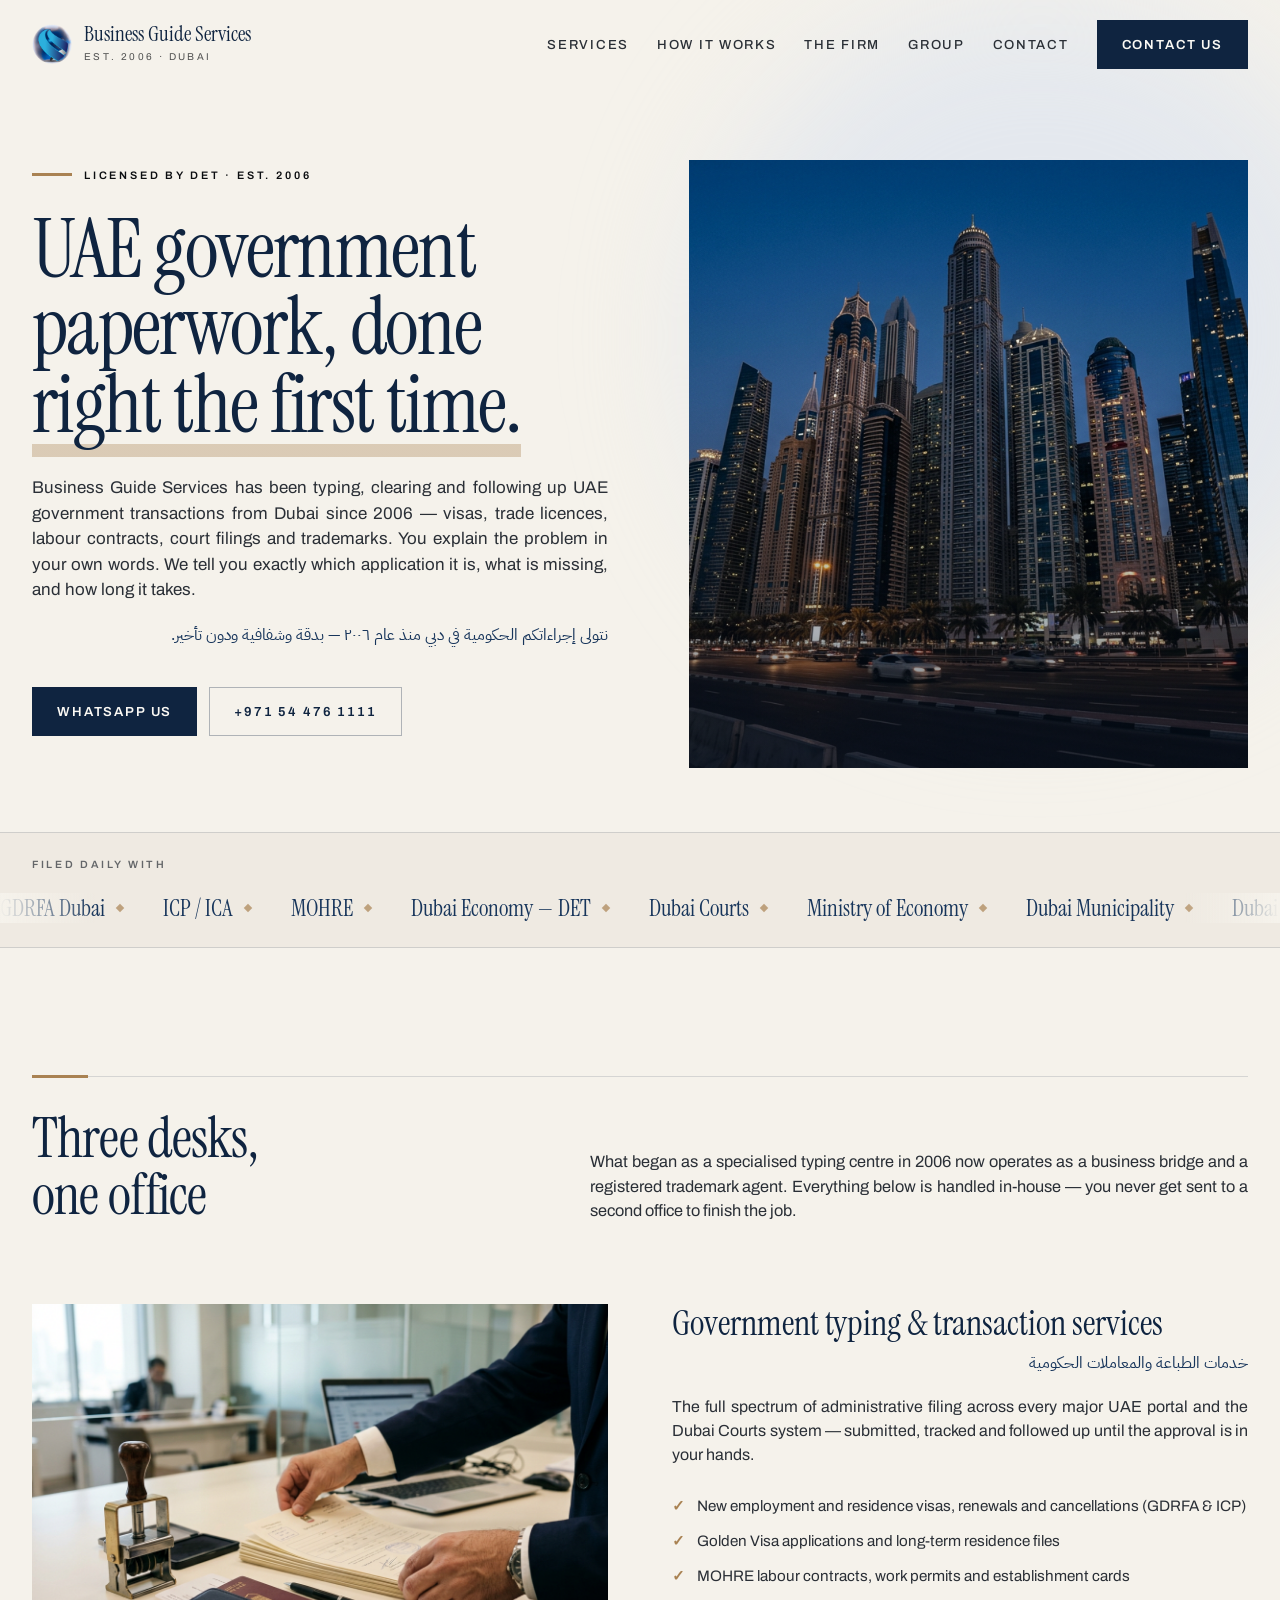
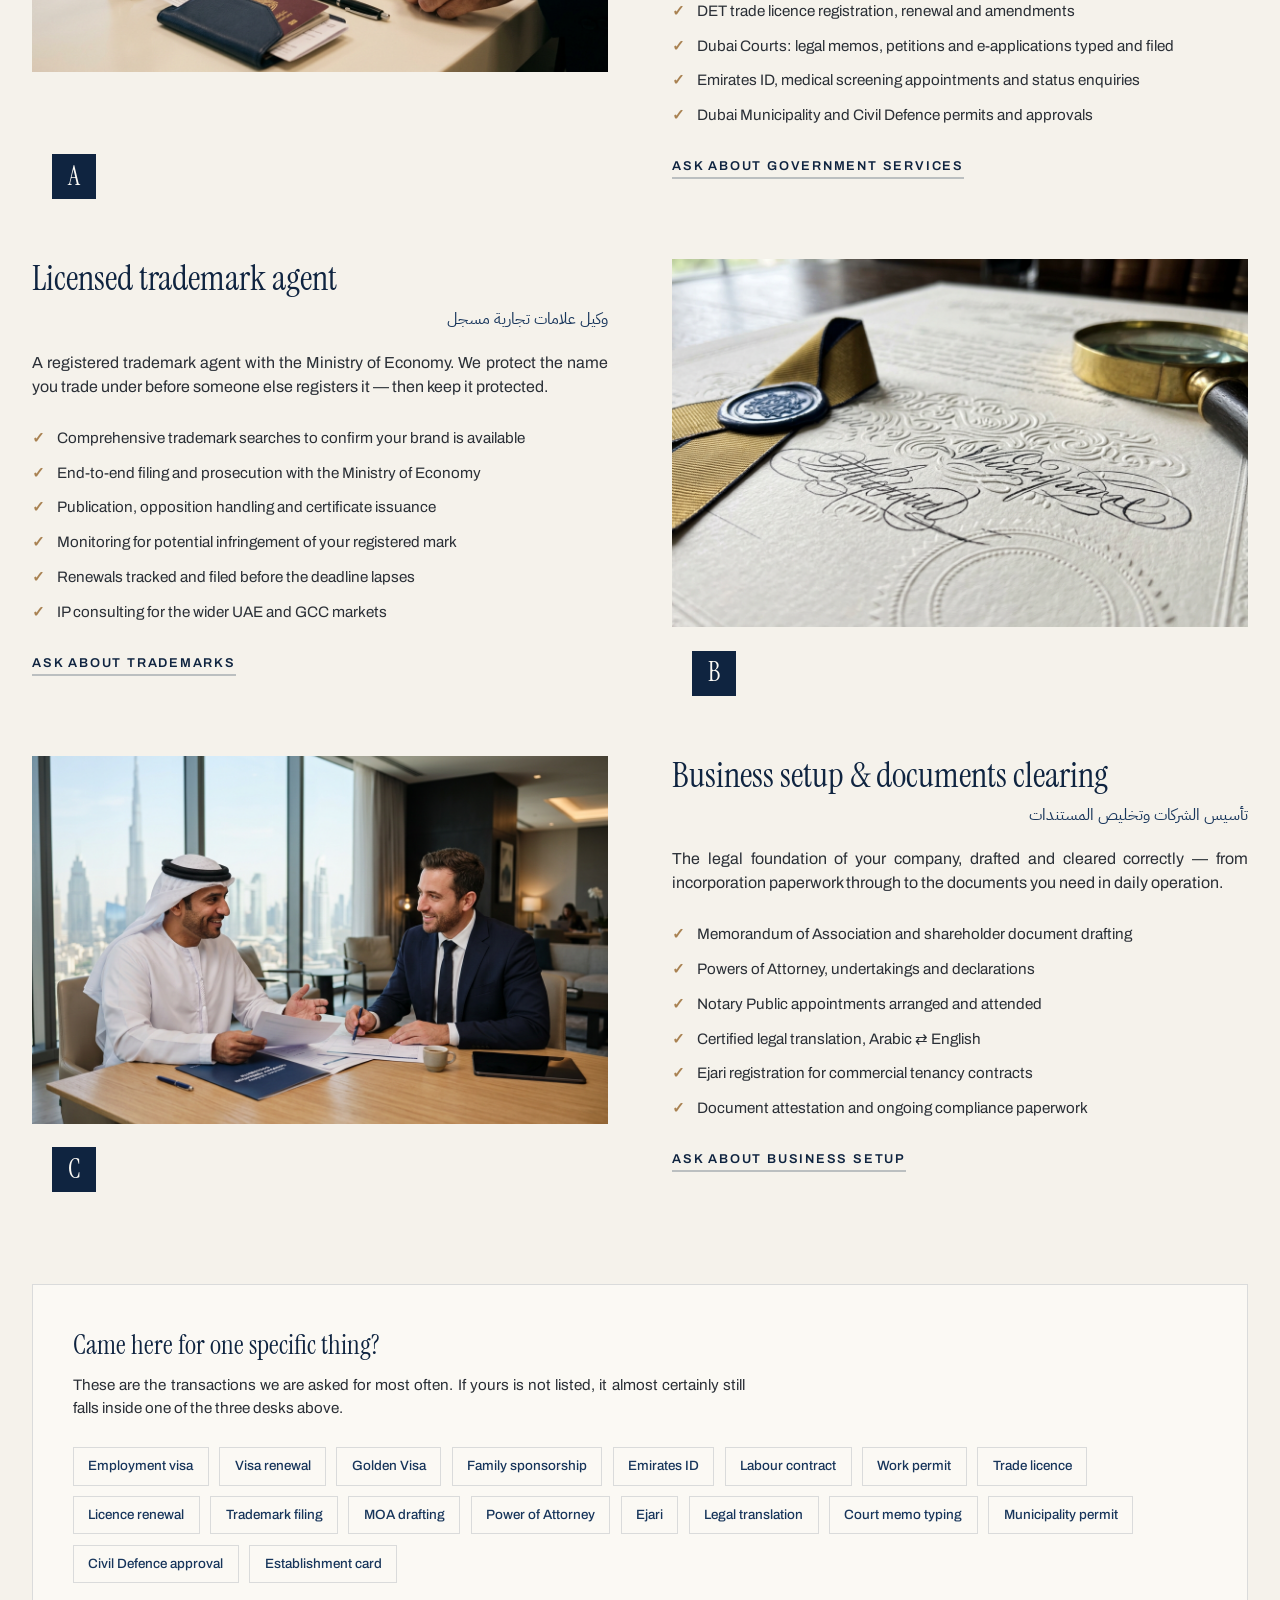
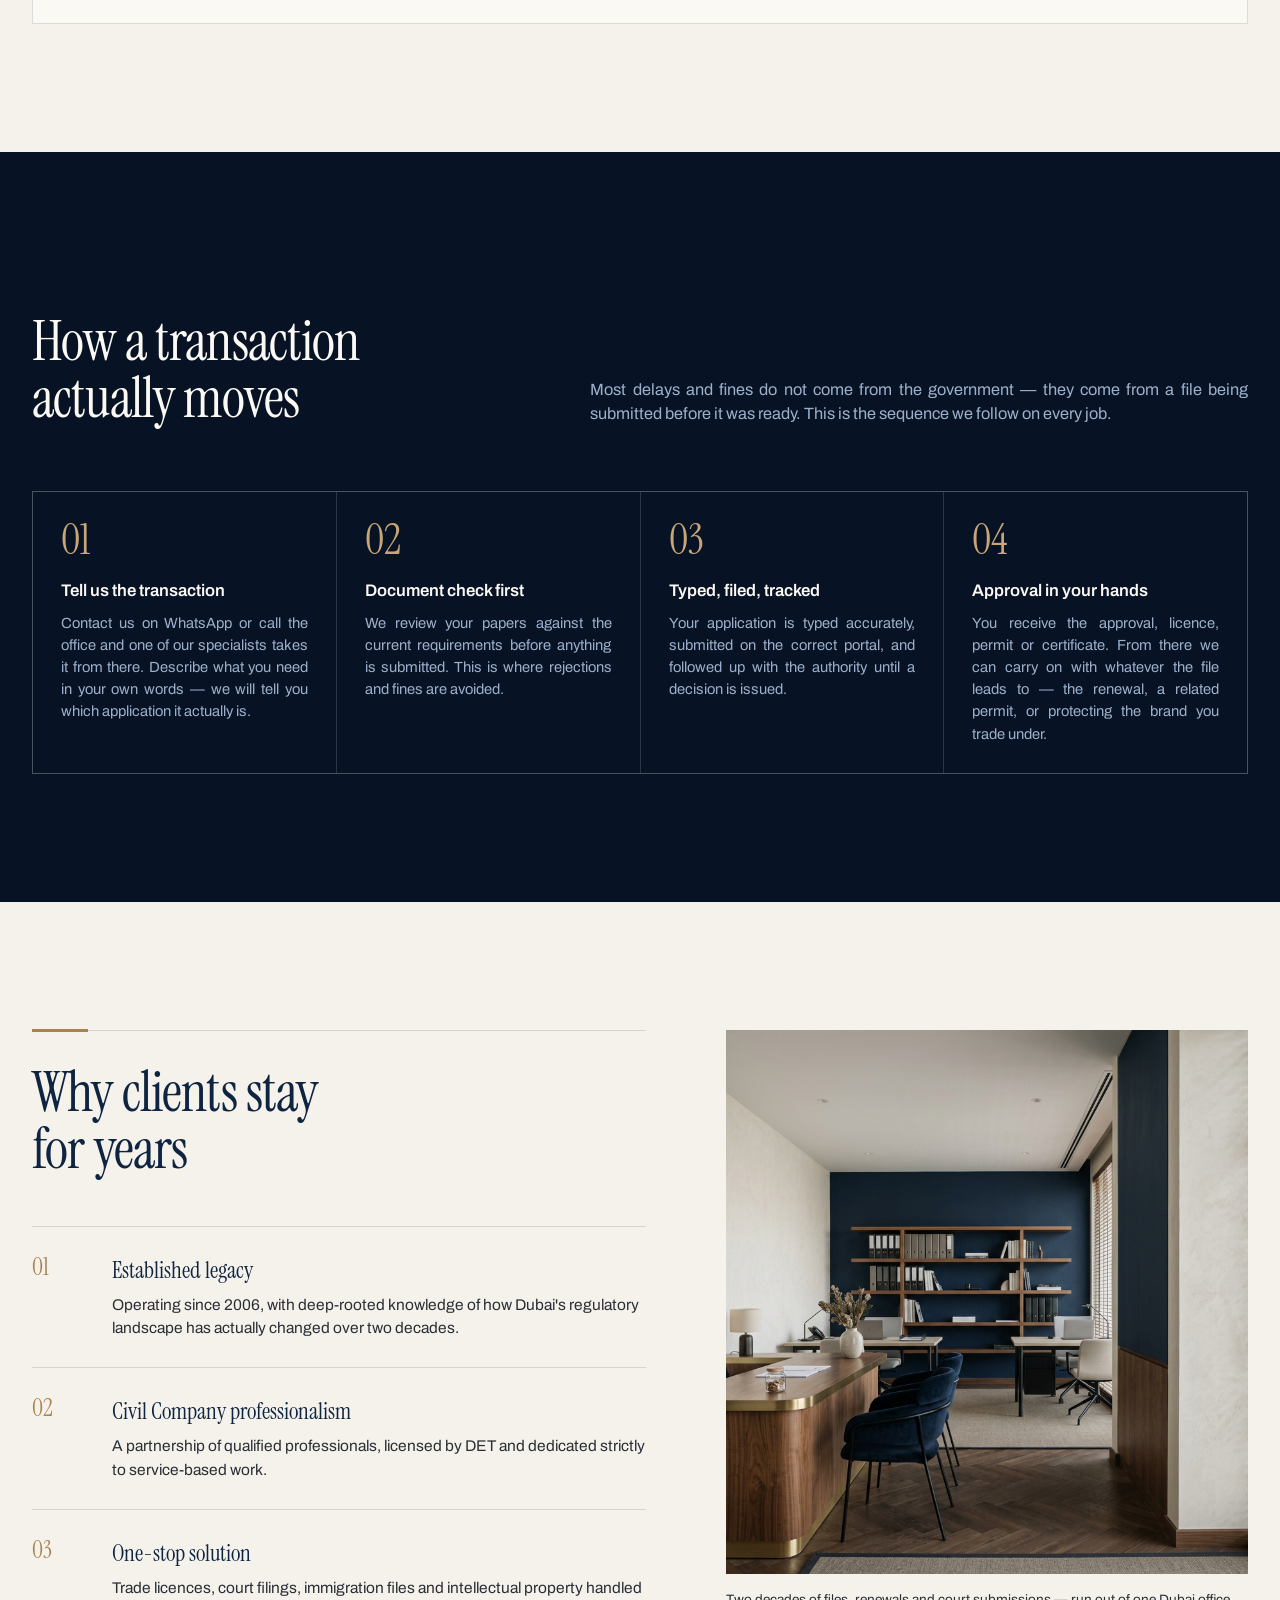
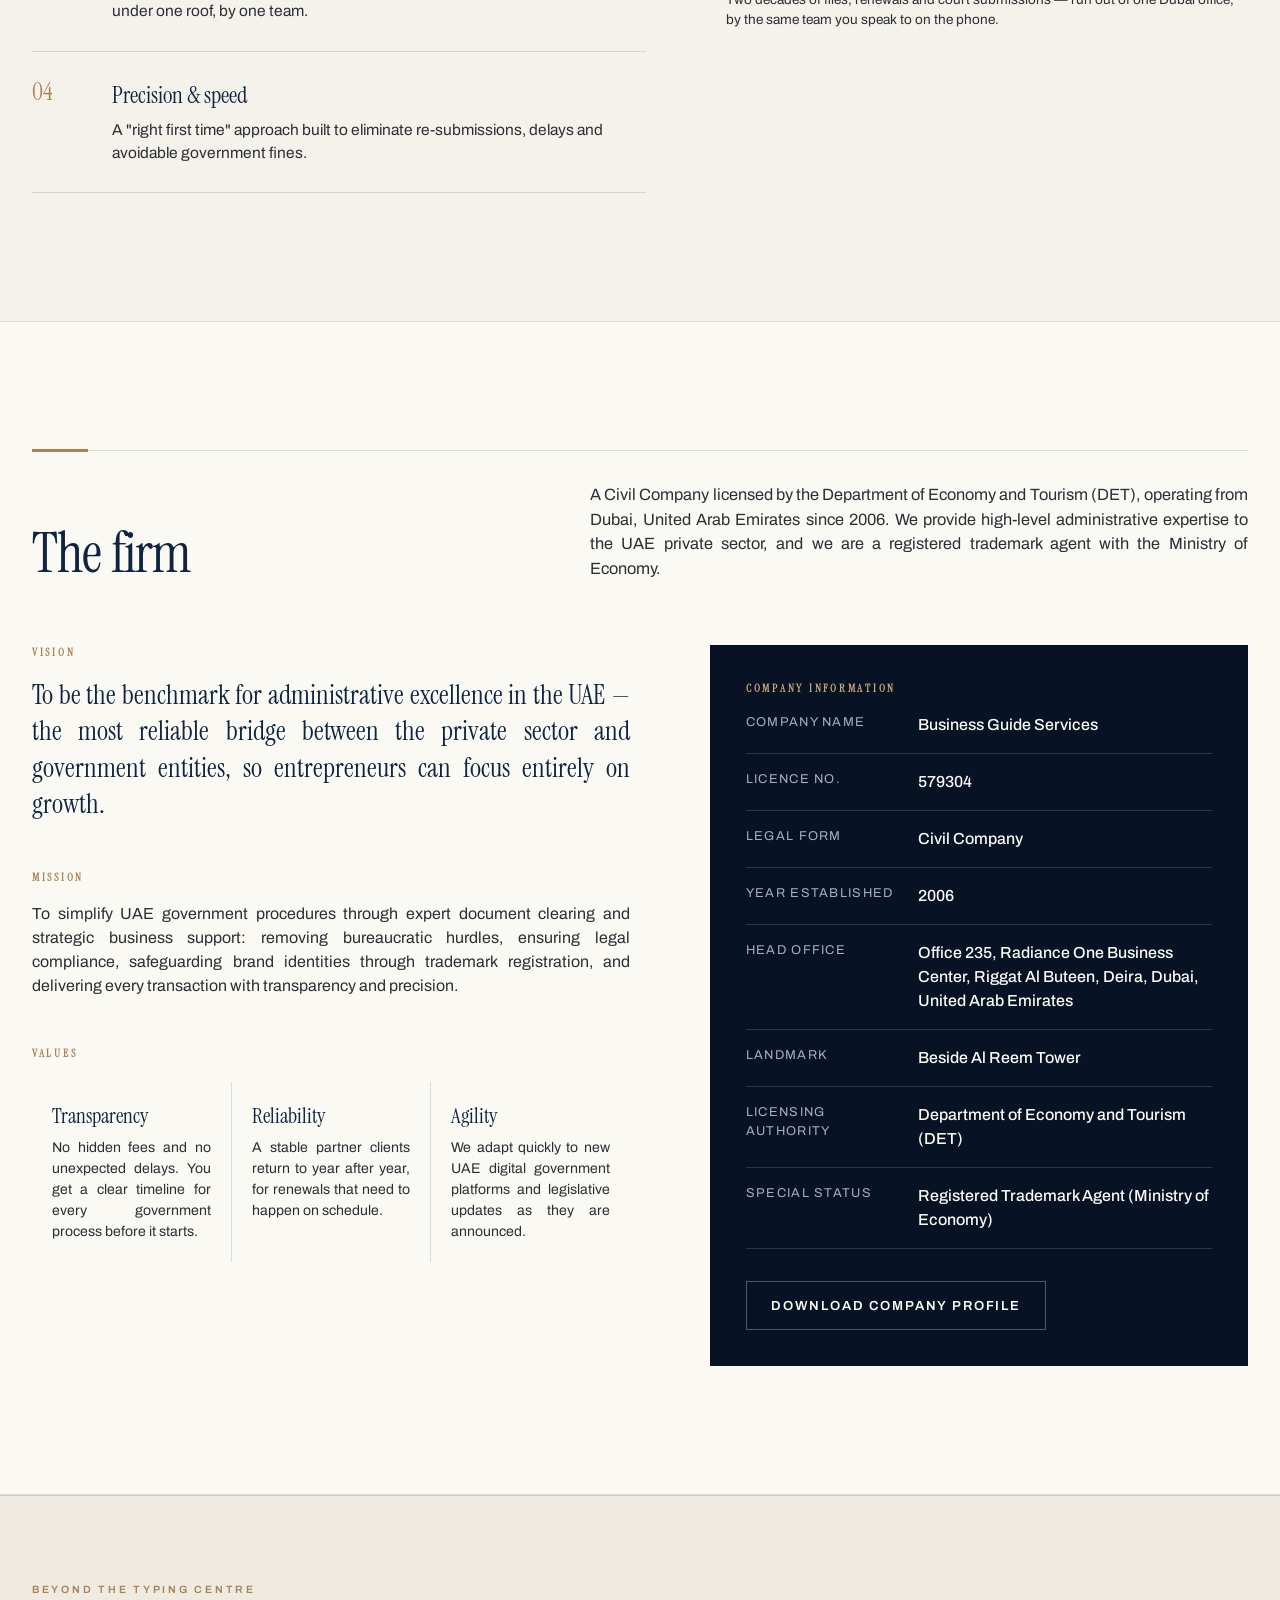
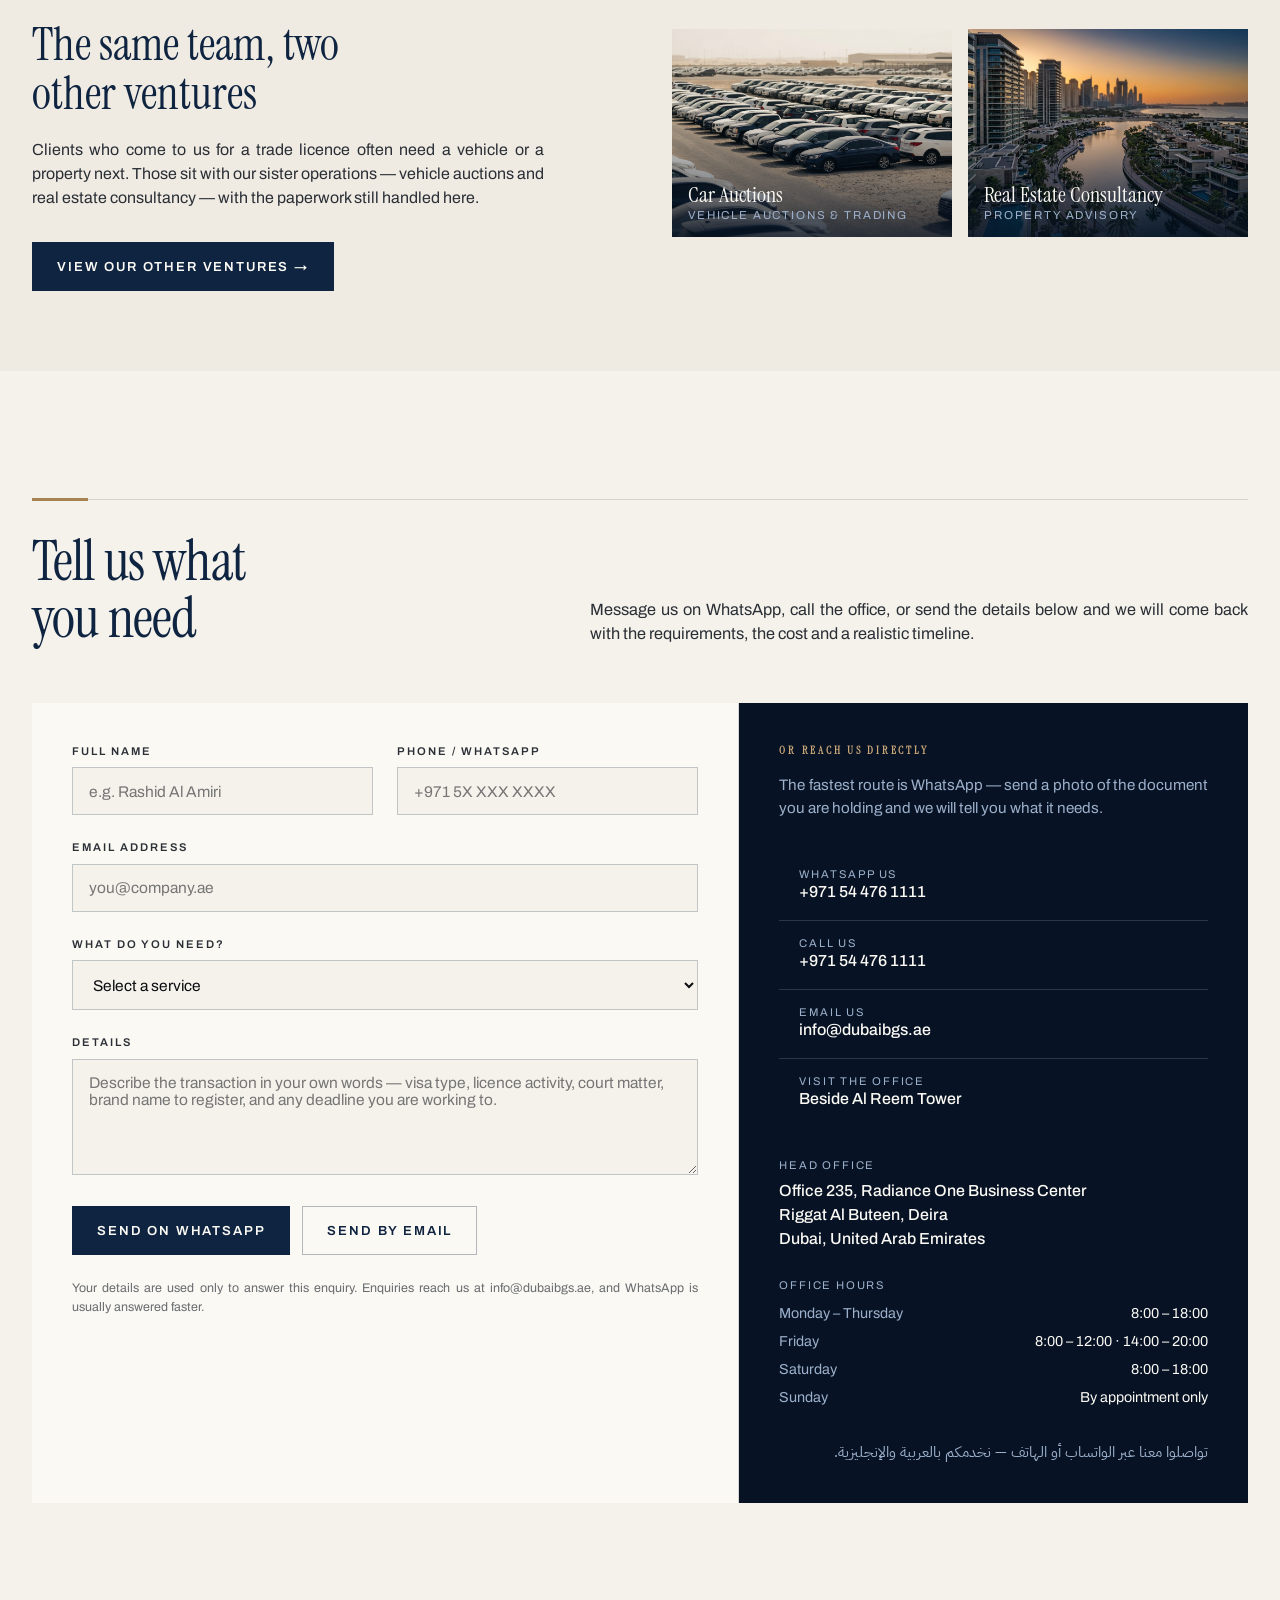
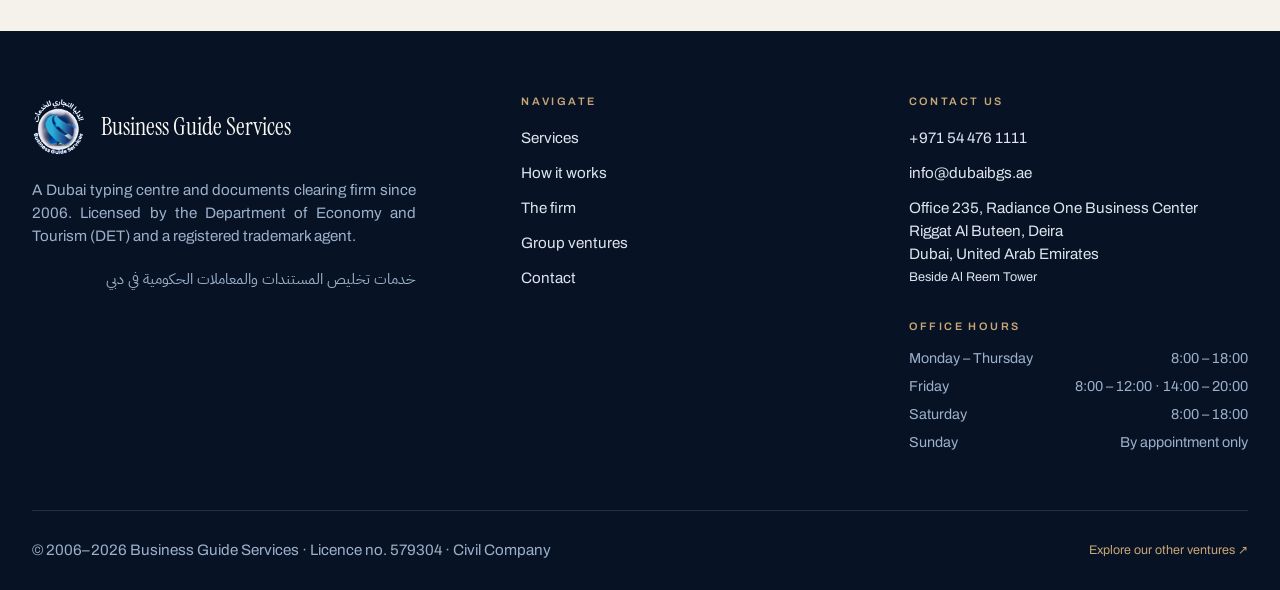
<file: index.html>
<!DOCTYPE html>
<html lang="en">
<head>
  <meta charset="utf-8">
  <meta name="viewport" content="width=device-width, initial-scale=1">
  <title>Business Guide Services — Typing Centre &amp; Documents Clearing, Dubai</title>
  <meta name="description" content="Dubai typing centre and documents clearing firm since 2006, based in Deira. UAE government transactions, visas, trade licences, trademark registration and business setup — handled right the first time.">
  <meta name="theme-color" content="#0f2440">
  <meta property="og:title" content="Business Guide Services — Typing Centre &amp; Documents Clearing, Dubai">
  <meta property="og:type" content="website">
  <link rel="icon" href="favicon.ico">
  <link rel="preconnect" href="https://fonts.googleapis.com">
  <link rel="preconnect" href="https://fonts.gstatic.com" crossorigin>
  <link rel="stylesheet" href="https://fonts.googleapis.com/css2?family=Instrument+Serif:ital@0;1&family=Archivo:wght@400;500;600;700&family=IBM+Plex+Sans+Arabic:wght@400;500;600&display=swap">
  <link rel="stylesheet" href="style.css">
  <!-- Tells the CSS that JS is running, so .reveal elements may start hidden -->
  <script>document.documentElement.classList.add('js')</script>
</head>
<body>
  <a class="skip" href="#main">Skip to content</a>
  <header id="site-header"></header>

  <main id="main">

    <!-- HERO -->
    <section class="hero">
      <div class="wrap">
        <div class="hero-text">
          <div class="eyebrow"><span>Licensed by DET · Est. 2006</span></div>
          <h1>UAE government<br>paperwork, done<br><em>right the first time.</em></h1>
          <p>Business Guide Services has been typing, clearing and following up UAE government transactions from Dubai since 2006 — visas, trade licences, labour contracts, court filings and trademarks. You explain the problem in your own words. We tell you exactly which application it is, what is missing, and how long it takes.</p>
          <p class="arabic" dir="rtl" lang="ar">نتولى إجراءاتكم الحكومية في دبي منذ عام ٢٠٠٦ — بدقة وشفافية ودون تأخير.</p>
          <div class="btn-row">
            <a class="btn" href="#contact" data-wa="">WhatsApp us</a>
            <a class="btn outline" href="tel:+971544761111">+971 54 476 1111</a>
          </div>
        </div>
        <div class="hero-img">
          <img src="img/hero-dubai.jpg" alt="Dubai business district towers at blue hour" width="1280" height="1180">
        </div>
      </div>
    </section>

    <!-- AUTHORITY STRIP (script.js duplicates this list for the endless scroll) -->
    <div class="strip" aria-label="Government authorities and portals we file with">
      <div class="wrap"><p class="label">Filed daily with</p></div>
      <div class="marquee">
        <ul class="marquee-track">
          <li>GDRFA Dubai</li><li>ICP / ICA</li><li>MOHRE</li><li>Dubai Economy — DET</li>
          <li>Dubai Courts</li><li>Ministry of Economy</li><li>Dubai Municipality</li>
          <li>Dubai Civil Defence</li><li>Notary Public</li><li>Ejari</li>
          <li>Emirates ID (ICP)</li><li>DHA Medical Screening</li>
        </ul>
      </div>
    </div>

    <!-- SERVICES -->
    <section id="services">
      <div class="wrap">
        <div class="reveal">
          <div class="rule"></div>
          <div class="head">
            <h2>Three desks,<br>one office</h2>
            <p>What began as a specialised typing centre in 2006 now operates as a business bridge and a registered trademark agent. Everything below is handled in-house — you never get sent to a second office to finish the job.</p>
          </div>
        </div>

        <article class="service reveal">
          <figure>
            <img src="img/service-government.jpg" alt="" width="900" height="700" loading="lazy">
            <figcaption>A</figcaption>
          </figure>
          <div>
            <h3>Government typing &amp; transaction services</h3>
            <p class="arabic" dir="rtl" lang="ar">خدمات الطباعة والمعاملات الحكومية</p>
            <p>The full spectrum of administrative filing across every major UAE portal and the Dubai Courts system — submitted, tracked and followed up until the approval is in your hands.</p>
            <ul class="ticks">
              <li>New employment and residence visas, renewals and cancellations (GDRFA &amp; ICP)</li>
              <li>Golden Visa applications and long-term residence files</li>
              <li>MOHRE labour contracts, work permits and establishment cards</li>
              <li>DET trade licence registration, renewal and amendments</li>
              <li>Dubai Courts: legal memos, petitions and e-applications typed and filed</li>
              <li>Emirates ID, medical screening appointments and status enquiries</li>
              <li>Dubai Municipality and Civil Defence permits and approvals</li>
            </ul>
            <a class="link" href="#contact" data-wa="Hello Business Guide Services, I need help with: Government typing &amp; transaction services.">Ask about government services</a>
          </div>
        </article>

        <article class="service reveal">
          <figure>
            <img src="img/service-trademark.jpg" alt="" width="900" height="700" loading="lazy">
            <figcaption>B</figcaption>
          </figure>
          <div>
            <h3>Licensed trademark agent</h3>
            <p class="arabic" dir="rtl" lang="ar">وكيل علامات تجارية مسجل</p>
            <p>A registered trademark agent with the Ministry of Economy. We protect the name you trade under before someone else registers it — then keep it protected.</p>
            <ul class="ticks">
              <li>Comprehensive trademark searches to confirm your brand is available</li>
              <li>End-to-end filing and prosecution with the Ministry of Economy</li>
              <li>Publication, opposition handling and certificate issuance</li>
              <li>Monitoring for potential infringement of your registered mark</li>
              <li>Renewals tracked and filed before the deadline lapses</li>
              <li>IP consulting for the wider UAE and GCC markets</li>
            </ul>
            <a class="link" href="#contact" data-wa="Hello Business Guide Services, I need help with: Licensed trademark agent.">Ask about trademarks</a>
          </div>
        </article>

        <article class="service reveal">
          <figure>
            <img src="img/service-setup.jpg" alt="" width="900" height="700" loading="lazy">
            <figcaption>C</figcaption>
          </figure>
          <div>
            <h3>Business setup &amp; documents clearing</h3>
            <p class="arabic" dir="rtl" lang="ar">تأسيس الشركات وتخليص المستندات</p>
            <p>The legal foundation of your company, drafted and cleared correctly — from incorporation paperwork through to the documents you need in daily operation.</p>
            <ul class="ticks">
              <li>Memorandum of Association and shareholder document drafting</li>
              <li>Powers of Attorney, undertakings and declarations</li>
              <li>Notary Public appointments arranged and attended</li>
              <li>Certified legal translation, Arabic ⇄ English</li>
              <li>Ejari registration for commercial tenancy contracts</li>
              <li>Document attestation and ongoing compliance paperwork</li>
            </ul>
            <a class="link" href="#contact" data-wa="Hello Business Guide Services, I need help with: Business setup &amp; documents clearing.">Ask about business setup</a>
          </div>
        </article>

        <div class="card reveal">
          <h3>Came here for one specific thing?</h3>
          <p>These are the transactions we are asked for most often. If yours is not listed, it almost certainly still falls inside one of the three desks above.</p>
          <ul class="chips">
            <li>Employment visa</li><li>Visa renewal</li><li>Golden Visa</li><li>Family sponsorship</li>
            <li>Emirates ID</li><li>Labour contract</li><li>Work permit</li><li>Trade licence</li>
            <li>Licence renewal</li><li>Trademark filing</li><li>MOA drafting</li><li>Power of Attorney</li>
            <li>Ejari</li><li>Legal translation</li><li>Court memo typing</li><li>Municipality permit</li>
            <li>Civil Defence approval</li><li>Establishment card</li>
          </ul>
        </div>
      </div>
    </section>

    <!-- PROCESS -->
    <section id="process" class="bg-navy">
      <div class="wrap">
        <div class="reveal head">
          <h2>How a transaction<br>actually moves</h2>
          <p>Most delays and fines do not come from the government — they come from a file being submitted before it was ready. This is the sequence we follow on every job.</p>
        </div>
        <ol class="steps reveal">
          <li><span class="num">01</span><h3>Tell us the transaction</h3><p>Contact us on WhatsApp or call the office and one of our specialists takes it from there. Describe what you need in your own words — we will tell you which application it actually is.</p></li>
          <li><span class="num">02</span><h3>Document check first</h3><p>We review your papers against the current requirements before anything is submitted. This is where rejections and fines are avoided.</p></li>
          <li><span class="num">03</span><h3>Typed, filed, tracked</h3><p>Your application is typed accurately, submitted on the correct portal, and followed up with the authority until a decision is issued.</p></li>
          <li><span class="num">04</span><h3>Approval in your hands</h3><p>You receive the approval, licence, permit or certificate. From there we can carry on with whatever the file leads to — the renewal, a related permit, or protecting the brand you trade under.</p></li>
        </ol>
      </div>
    </section>

    <!-- WHY US -->
    <section>
      <div class="wrap why">
        <div>
          <div class="reveal">
            <div class="rule"></div>
            <h2 class="h2">Why clients stay<br>for years</h2>
          </div>
          <dl class="reveal">
            <div class="row"><span class="n">01</span><div><dt>Established legacy</dt><dd>Operating since 2006, with deep-rooted knowledge of how Dubai's regulatory landscape has actually changed over two decades.</dd></div></div>
            <div class="row"><span class="n">02</span><div><dt>Civil Company professionalism</dt><dd>A partnership of qualified professionals, licensed by DET and dedicated strictly to service-based work.</dd></div></div>
            <div class="row"><span class="n">03</span><div><dt>One-stop solution</dt><dd>Trade licences, court filings, immigration files and intellectual property handled under one roof, by one team.</dd></div></div>
            <div class="row"><span class="n">04</span><div><dt>Precision &amp; speed</dt><dd>A "right first time" approach built to eliminate re-submissions, delays and avoidable government fines.</dd></div></div>
          </dl>
        </div>
        <figure class="reveal">
          <img src="img/office-team.jpg" alt="The Business Guide Services office in Dubai" width="900" height="1080" loading="lazy">
          <figcaption>Two decades of files, renewals and court submissions — run out of one Dubai office, by the same team you speak to on the phone.</figcaption>
        </figure>
      </div>
    </section>

    <!-- THE FIRM -->
    <section id="firm" class="bg-bright">
      <div class="wrap">
        <div class="reveal">
          <div class="rule"></div>
          <div class="head">
            <h2>The firm</h2>
            <p>A Civil Company licensed by the Department of Economy and Tourism (DET), operating from Dubai, United Arab Emirates since 2006. We provide high-level administrative expertise to the UAE private sector, and we are a registered trademark agent with the Ministry of Economy.</p>
          </div>
        </div>
        <div class="firm">
          <div class="firm-col reveal">
            <div>
              <h3 class="label">Vision</h3>
              <p class="vision">To be the benchmark for administrative excellence in the UAE — the most reliable bridge between the private sector and government entities, so entrepreneurs can focus entirely on growth.</p>
            </div>
            <div>
              <h3 class="label">Mission</h3>
              <p>To simplify UAE government procedures through expert document clearing and strategic business support: removing bureaucratic hurdles, ensuring legal compliance, safeguarding brand identities through trademark registration, and delivering every transaction with transparency and precision.</p>
            </div>
            <div>
              <h3 class="label">Values</h3>
              <dl class="values">
                <div><dt>Transparency</dt><dd>No hidden fees and no unexpected delays. You get a clear timeline for every government process before it starts.</dd></div>
                <div><dt>Reliability</dt><dd>A stable partner clients return to year after year, for renewals that need to happen on schedule.</dd></div>
                <div><dt>Agility</dt><dd>We adapt quickly to new UAE digital government platforms and legislative updates as they are announced.</dd></div>
              </dl>
            </div>
          </div>
          <div class="info reveal">
            <h3 class="label">Company information</h3>
            <dl>
              <div class="row"><dt>Company name</dt><dd>Business Guide Services</dd></div>
              <div class="row"><dt>Licence no.</dt><dd>579304</dd></div>
              <div class="row"><dt>Legal form</dt><dd>Civil Company</dd></div>
              <div class="row"><dt>Year established</dt><dd>2006</dd></div>
              <div class="row"><dt>Head office</dt><dd>Office 235, Radiance One Business Center, Riggat Al Buteen, Deira, Dubai, United Arab Emirates</dd></div>
              <div class="row"><dt>Landmark</dt><dd>Beside Al Reem Tower</dd></div>
              <div class="row"><dt>Licensing authority</dt><dd>Department of Economy and Tourism (DET)</dd></div>
              <div class="row"><dt>Special status</dt><dd>Registered Trademark Agent (Ministry of Economy)</dd></div>
            </dl>
            <a class="btn" href="docs/business-guide-services-profile.pdf" target="_blank" rel="noopener">Download company profile</a>
          </div>
        </div>
      </div>
    </section>

    <!-- GROUP TEASER -->
    <section class="bg-deep" style="padding:5rem 0">
      <div class="wrap teaser reveal">
        <div>
          <span class="label">Beyond the typing centre</span>
          <h2>The same team, two<br>other ventures</h2>
          <p>Clients who come to us for a trade licence often need a vehicle or a property next. Those sit with our sister operations — vehicle auctions and real estate consultancy — with the paperwork still handled here.</p>
          <a class="btn" href="group.html">View our other ventures →</a>
        </div>
        <ul class="tiles">
          <li><a class="tile" href="group.html"><img src="img/group-auctions.jpg" alt="" width="700" height="520" loading="lazy"><span>Car Auctions<small>Vehicle auctions &amp; trading</small></span></a></li>
          <li><a class="tile" href="group.html"><img src="img/group-realestate.jpg" alt="" width="700" height="520" loading="lazy"><span>Real Estate Consultancy<small>Property advisory</small></span></a></li>
        </ul>
      </div>
    </section>

    <!-- CONTACT -->
    <section id="contact">
      <div class="wrap">
        <div class="reveal">
          <div class="rule"></div>
          <div class="head">
            <h2>Tell us what<br>you need</h2>
            <p>Message us on WhatsApp, call the office, or send the details below and we will come back with the requirements, the cost and a realistic timeline.</p>
          </div>
        </div>

        <div class="contact-grid">
          <div class="form-box reveal">
            <!-- No backend on GitHub Pages: script.js sends this to WhatsApp / email -->
            <form id="enquiry">
              <div class="two">
                <div><label for="name">Full name</label><input id="name" name="name" type="text" required autocomplete="name" placeholder="e.g. Rashid Al Amiri"></div>
                <div><label for="phone">Phone / WhatsApp</label><input id="phone" name="phone" type="tel" required autocomplete="tel" placeholder="+971 5X XXX XXXX"></div>
              </div>
              <div><label for="email">Email address</label><input id="email" name="email" type="email" required autocomplete="email" placeholder="you@company.ae"></div>
              <div>
                <label for="service">What do you need?</label>
                <select id="service" name="service" required>
                  <option value="" disabled selected>Select a service</option>
                  <option>Government typing &amp; transaction services</option>
                  <option>Licensed trademark agent</option>
                  <option>Business setup &amp; documents clearing</option>
                  <option>Something else / not sure</option>
                </select>
              </div>
              <div><label for="message">Details</label><textarea id="message" name="message" rows="5" required placeholder="Describe the transaction in your own words — visa type, licence activity, court matter, brand name to register, and any deadline you are working to."></textarea></div>
              <div class="btn-row">
                <button class="btn" type="submit">Send on WhatsApp</button>
                <button class="btn outline" type="button" id="mailBtn">Send by email</button>
              </div>
              <p class="note">Your details are used only to answer this enquiry. Enquiries reach us at info@dubaibgs.ae, and WhatsApp is usually answered faster.</p>
            </form>
          </div>

          <div class="direct reveal">
            <h3 class="label" style="color:var(--brass-soft)">Or reach us directly</h3>
            <p>The fastest route is WhatsApp — send a photo of the document you are holding and we will tell you what it needs.</p>
            <div class="channels">
              <a href="#contact" data-wa=""><small>WhatsApp us</small><b>+971 54 476 1111</b></a>
              <a href="tel:+971544761111"><small>Call us</small><b>+971 54 476 1111</b></a>
              <a href="mailto:info@dubaibgs.ae?subject=UAE%20government%20transaction%20enquiry"><small>Email us</small><b>info@dubaibgs.ae</b></a>
              <a href="https://www.google.com/maps/search/?api=1&query=Radiance+One+Business+Center+Riggat+Al+Buteen+Deira+Dubai" target="_blank" rel="noopener"><small>Visit the office</small><b>Beside Al Reem Tower</b></a>
            </div>
            <h4>Head office</h4>
            <address><span>Office 235, Radiance One Business Center</span><span>Riggat Al Buteen, Deira</span><span>Dubai, United Arab Emirates</span></address>
            <h4 style="margin-top:1.75rem">Office hours</h4>
            <dl class="hours">
              <div><dt>Monday – Thursday</dt><dd>8:00 – 18:00</dd></div>
              <div><dt>Friday</dt><dd>8:00 – 12:00 · 14:00 – 20:00</dd></div>
              <div><dt>Saturday</dt><dd>8:00 – 18:00</dd></div>
              <div><dt>Sunday</dt><dd>By appointment only</dd></div>
            </dl>
            <p class="arabic" dir="rtl" lang="ar">تواصلوا معنا عبر الواتساب أو الهاتف — نخدمكم بالعربية والإنجليزية.</p>
          </div>
        </div>
      </div>
    </section>
  </main>

  <footer id="site-footer"></footer>
  <script src="script.js"></script>
</body>
</html>
</file>
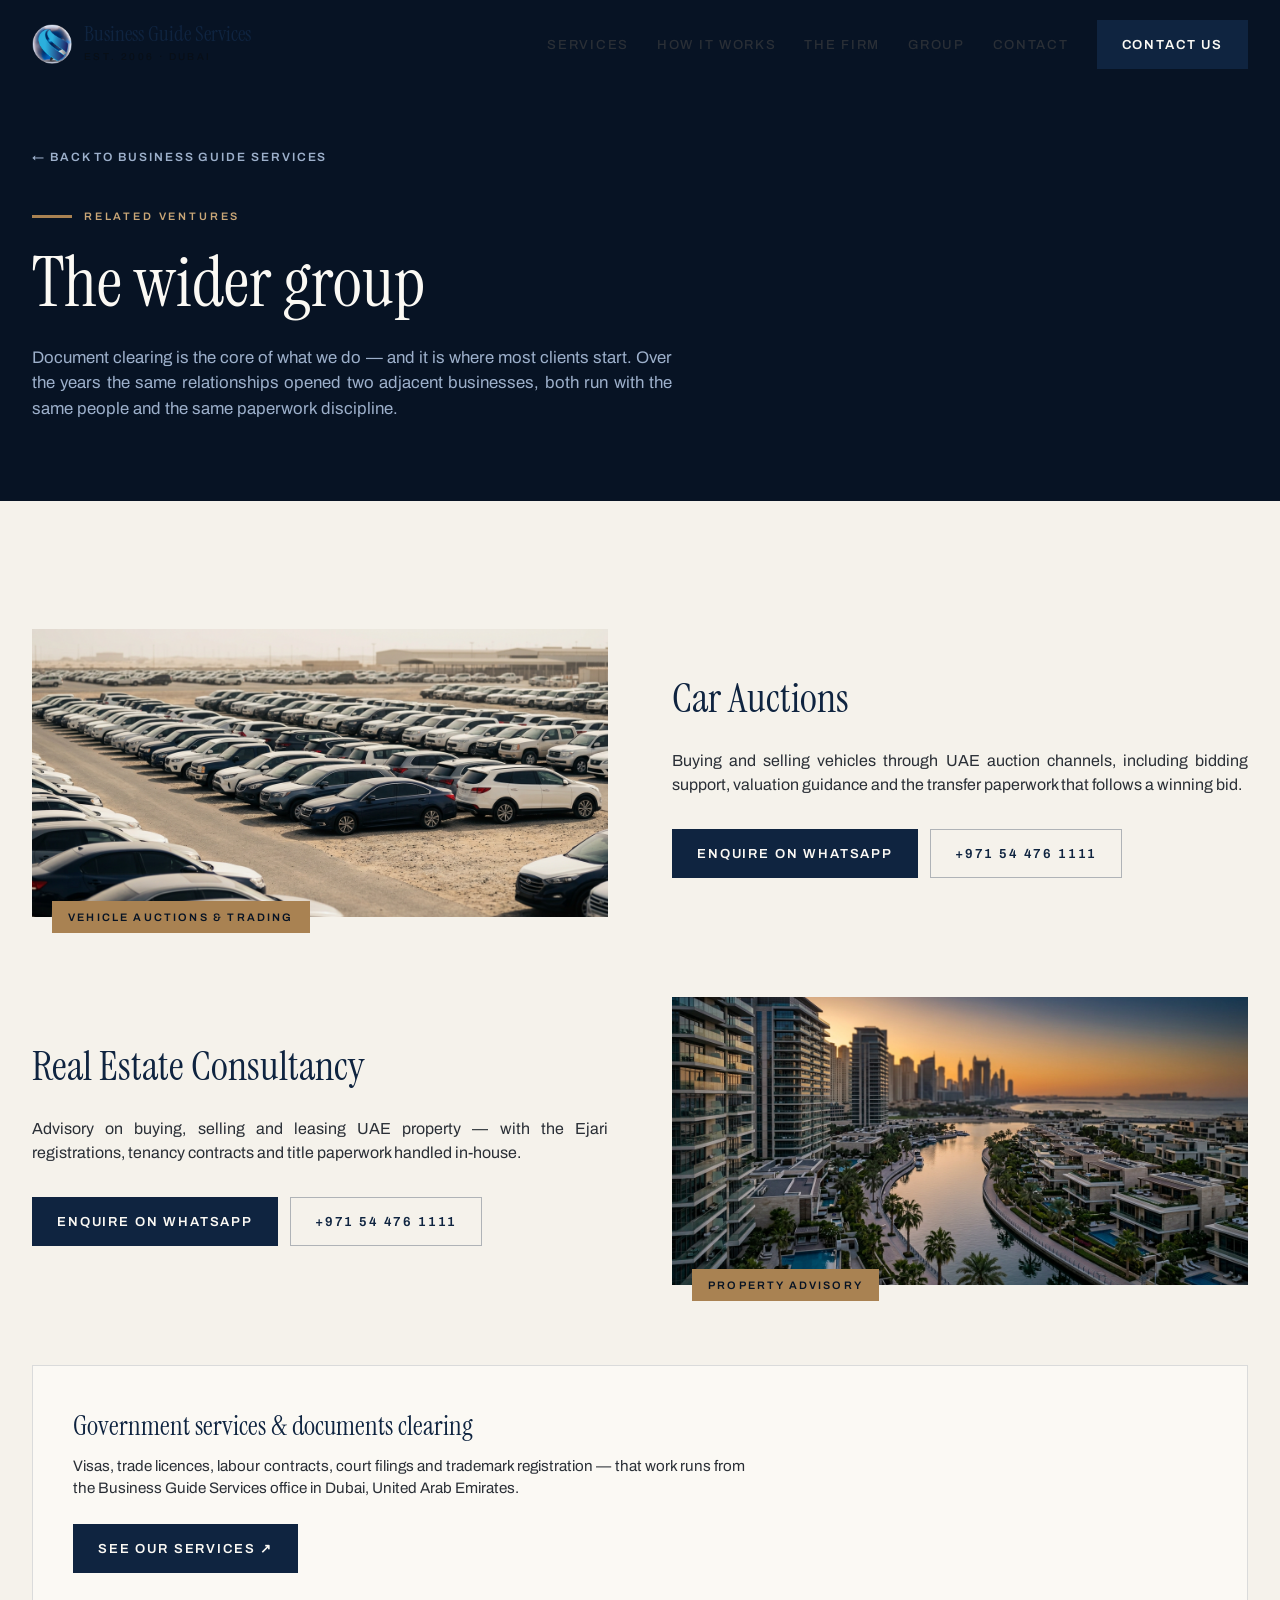
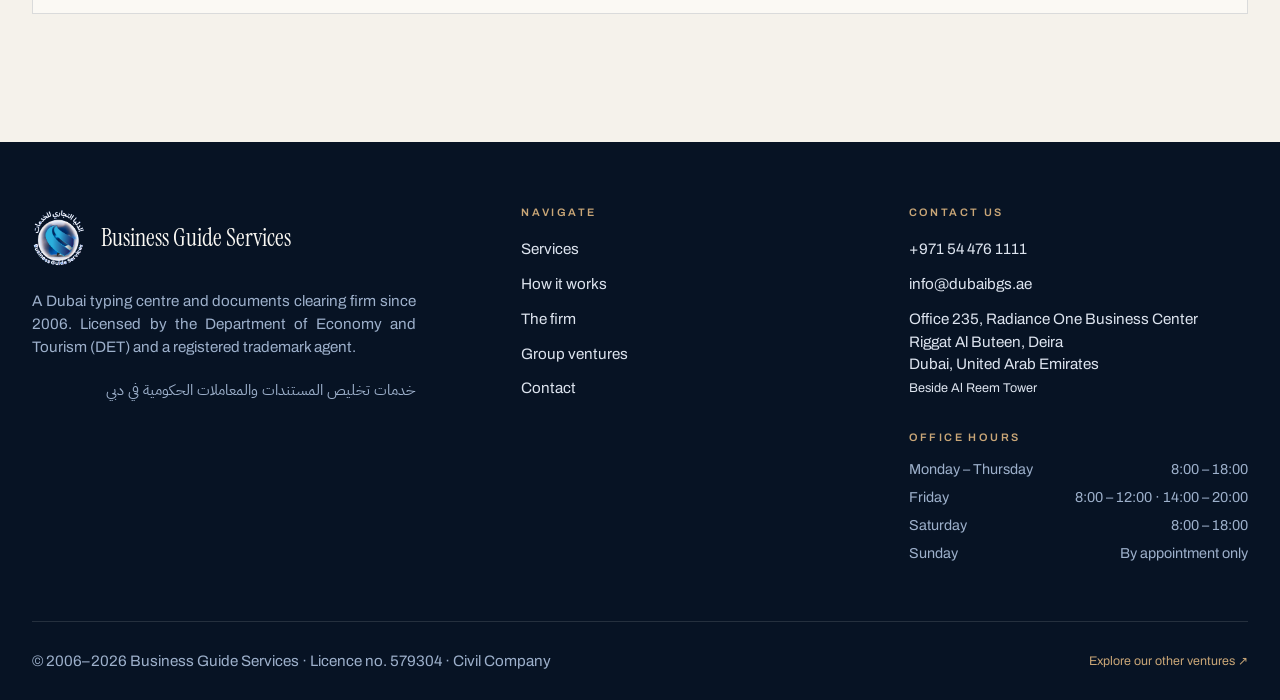
<file: group.html>
<!DOCTYPE html>
<html lang="en">
<head>
  <meta charset="utf-8">
  <meta name="viewport" content="width=device-width, initial-scale=1">
  <title>Group ventures — Business Guide Services</title>
  <meta name="description" content="Beyond document clearing: the Business Guide Services group also operates vehicle auctions and a real estate consultancy, serving clients across the UAE.">
  <meta name="theme-color" content="#0f2440">
  <link rel="icon" href="favicon.ico">
  <link rel="preconnect" href="https://fonts.googleapis.com">
  <link rel="preconnect" href="https://fonts.gstatic.com" crossorigin>
  <link rel="stylesheet" href="https://fonts.googleapis.com/css2?family=Instrument+Serif:ital@0;1&family=Archivo:wght@400;500;600;700&family=IBM+Plex+Sans+Arabic:wght@400;500;600&display=swap">
  <link rel="stylesheet" href="style.css">
  <script>document.documentElement.classList.add('js')</script>
</head>
<body>
  <a class="skip" href="#main">Skip to content</a>
  <header id="site-header"></header>

  <main id="main">
    <section class="bg-navy page-hero">
      <div class="wrap">
        <a class="back" href="index.html">← Back to Business Guide Services</a>
        <div class="eyebrow" style="margin-top:2.5rem"><span style="color:var(--brass-soft)">Related ventures</span></div>
        <h1>The wider group</h1>
        <p>Document clearing is the core of what we do — and it is where most clients start. Over the years the same relationships opened two adjacent businesses, both run with the same people and the same paperwork discipline.</p>
      </div>
    </section>

    <section>
      <div class="wrap">
        <div>
          <article class="venture reveal">
            <figure>
              <img src="img/group-auctions.jpg" alt="" width="1000" height="700" loading="lazy">
              <figcaption>Vehicle auctions &amp; trading</figcaption>
            </figure>
            <div>
              <h2>Car Auctions</h2>
              <p>Buying and selling vehicles through UAE auction channels, including bidding support, valuation guidance and the transfer paperwork that follows a winning bid.</p>
              <div class="btn-row">
                <a class="btn" href="#" data-wa="Hello Business Guide Services, I would like details about Car Auctions.">Enquire on WhatsApp</a>
                <a class="btn outline" href="tel:+971544761111">+971 54 476 1111</a>
              </div>
            </div>
          </article>

          <article class="venture reveal">
            <figure>
              <img src="img/group-realestate.jpg" alt="" width="1000" height="700" loading="lazy">
              <figcaption>Property advisory</figcaption>
            </figure>
            <div>
              <h2>Real Estate Consultancy</h2>
              <p>Advisory on buying, selling and leasing UAE property — with the Ejari registrations, tenancy contracts and title paperwork handled in-house.</p>
              <div class="btn-row">
                <a class="btn" href="#" data-wa="Hello Business Guide Services, I would like details about Real Estate Consultancy.">Enquire on WhatsApp</a>
                <a class="btn outline" href="tel:+971544761111">+971 54 476 1111</a>
              </div>
            </div>
          </article>
        </div>

        <div class="card reveal" style="margin-top:2rem">
          <h3>Government services &amp; documents clearing</h3>
          <p>Visas, trade licences, labour contracts, court filings and trademark registration — that work runs from the Business Guide Services office in Dubai, United Arab Emirates.</p>
          <a class="btn" style="margin-top:1.5rem" href="index.html#services">See our services ↗</a>
        </div>
      </div>
    </section>
  </main>

  <footer id="site-footer"></footer>
  <script src="script.js"></script>
</body>
</html>
</file>
<file: style.css>
/* ===== 1. TOKENS — the colours/fonts from the old Tailwind @theme, as CSS variables ===== */
:root {
  --ink: #0b0d10; --ink-soft: #2a2f36;
  --navy-950: #071324; --navy-900: #0f2440; --navy-800: #17355b; --navy-300: #9db0cb; --navy-100: #dde4ef;
  --paper: #f5f2eb; --paper-bright: #fbf9f4; --paper-deep: #e9e4d9;
  --brass: #a98252; --brass-soft: #c9a677;
  --line: rgba(15, 36, 64, .14);
  --display: "Instrument Serif", Georgia, serif;
  --sans: "Archivo", Arial, sans-serif;
  --arabic: "IBM Plex Sans Arabic", serif;
}

/* ===== 2. BASE / RESET ===== */
* { box-sizing: border-box; }
html { scroll-behavior: smooth; scroll-padding-top: 5.5rem; }
body { margin: 0; background: var(--paper); color: var(--ink); font-family: var(--sans); line-height: 1.5; -webkit-font-smoothing: antialiased; }
img { display: block; max-width: 100%; }
a { color: inherit; text-decoration: none; }
ul, ol { list-style: none; margin: 0; padding: 0; }
h1, h2, h3, p, dl, dd, figure, address { margin: 0; }
h1, h2, h3 { font-family: var(--display); font-weight: 400; }
p { text-align: justify; hyphens: auto; }
:focus-visible { outline: 2px solid var(--brass); outline-offset: 3px; }
::selection { background: var(--navy-900); color: var(--paper-bright); }
.arabic { font-family: var(--arabic); }
.skip { position: absolute; left: -999px; }
.skip:focus { left: 1rem; top: 1rem; z-index: 70; background: var(--navy-900); color: #fff; padding: .5rem 1rem; }

/* ===== 3. LAYOUT HELPERS ===== */
.wrap { max-width: 84rem; margin: 0 auto; padding: 0 1.25rem; }
section { padding: 6rem 0; }
.bg-bright { background: var(--paper-bright); border-block: 1px solid var(--line); }
.bg-navy { background: var(--navy-950); color: var(--paper-bright); }
.bg-deep { background: rgba(233, 228, 217, .5); border-top: 1px solid var(--line); }
.rule { position: relative; height: 1px; background: var(--line); }
.rule::before { content: ""; position: absolute; left: 0; top: -1px; width: 3.5rem; height: 3px; background: var(--brass); }
.head { display: grid; gap: 2rem; margin-top: 2rem; align-items: end; }
.head h2, .h2 { font-size: clamp(2.2rem, 4.4vw, 3.6rem); line-height: 1.02; letter-spacing: -.015em; color: var(--navy-900); }
.bg-navy .head h2 { color: inherit; }
.head p { color: var(--ink-soft); font-size: 1.02rem; max-width: 42rem; }
.bg-navy .head p { color: var(--navy-300); }
.label { font-size: .66rem; font-weight: 600; letter-spacing: .26em; text-transform: uppercase; color: var(--brass); }
.eyebrow { display: flex; align-items: center; gap: .75rem; }
.eyebrow::before { content: ""; width: 2.5rem; height: 3px; background: var(--brass); }
.eyebrow span { font-size: .68rem; font-weight: 600; letter-spacing: .26em; text-transform: uppercase; }

/* ===== 4. BUTTONS ===== */
.btn { display: inline-flex; align-items: center; gap: .6rem; padding: 1rem 1.5rem; background: var(--navy-900); color: var(--paper-bright); border: 1px solid var(--navy-900); font: 600 .82rem var(--sans); letter-spacing: .14em; text-transform: uppercase; cursor: pointer; transition: .3s; }
.btn:hover { background: var(--ink); box-shadow: 0 14px 34px -14px rgba(7, 19, 36, .6); }
.btn.outline { background: transparent; color: var(--navy-900); border-color: rgba(15, 36, 64, .3); }
.btn.outline:hover { border-color: var(--navy-900); background: rgba(15, 36, 64, .05); box-shadow: none; }
.btn-row { display: flex; flex-wrap: wrap; gap: .75rem; }

/* ===== 5. HEADER ===== */
.site-header { position: fixed; inset: 0 0 auto; z-index: 50; padding: 1.25rem 0; transition: .4s; }
.site-header.scrolled { background: rgba(245, 242, 235, .92); backdrop-filter: blur(8px); border-bottom: 1px solid var(--line); padding: .75rem 0; }
.bar { display: flex; align-items: center; gap: 1.5rem; }
.brand { display: flex; align-items: center; gap: .75rem; }
.brand img { width: 40px; height: 40px; }
.brand b { display: block; font: 400 1.32rem/1 var(--display); color: var(--navy-900); }
.brand small { display: block; margin-top: .3rem; font-size: .62rem; letter-spacing: .24em; text-transform: uppercase; opacity: .7; }
.main-nav { display: none; margin-left: auto; align-items: center; gap: 1.75rem; }
.main-nav a:not(.btn) { font-size: .82rem; font-weight: 500; letter-spacing: .13em; text-transform: uppercase; color: var(--ink-soft); }
.main-nav a:not(.btn):hover { color: var(--navy-900); }
.menu-btn { margin-left: auto; background: none; border: 1px solid rgba(15, 36, 64, .25); padding: .5rem .8rem; font: 600 .72rem var(--sans); letter-spacing: .14em; text-transform: uppercase; color: var(--navy-900); cursor: pointer; }
@media (max-width: 1023px) {
  .main-nav.open { display: flex; flex-direction: column; align-items: stretch; gap: 0; position: absolute; top: 100%; left: 0; right: 0; background: var(--paper-bright); padding: 1rem 1.25rem; border-top: 1px solid var(--line); }
  .main-nav.open a:not(.btn) { padding: .8rem 0; border-bottom: 1px solid var(--line); font: 400 1.25rem var(--display); letter-spacing: 0; text-transform: none; }
  .main-nav.open .btn { margin-top: 1rem; justify-content: center; }
}

/* ===== 6. HERO ===== */
.hero { position: relative; overflow: hidden; padding: 8rem 0 0; }
.hero::before { content: ""; position: absolute; right: -6rem; top: 0; width: 42rem; height: 42rem; border-radius: 50%; background: rgba(221, 228, 239, .7); filter: blur(64px); pointer-events: none; }
.hero .wrap { position: relative; display: grid; gap: 3rem; align-items: end; }
.hero-text { padding-bottom: 3.5rem; }
.hero h1 { margin-top: 1.75rem; font-size: clamp(2.9rem, 6.4vw, 5.1rem); line-height: .95; letter-spacing: -.02em; color: var(--navy-900); }
.hero h1 em { font-style: normal; background: linear-gradient(transparent 88%, rgba(169, 130, 82, .35) 88%); }
.hero p { max-width: 36rem; margin-top: 2rem; font-size: 1.06rem; color: var(--ink-soft); }
.hero p.arabic { margin-top: 1.25rem; color: var(--navy-800); font-size: 1.02rem; }
.hero .btn-row { margin-top: 2.5rem; }
.hero-img { position: relative; height: 24rem; }
.hero-img img { width: 100%; height: 100%; object-fit: cover; }
.hero-img::after { content: ""; position: absolute; inset: 0; background: linear-gradient(to top, rgba(7, 19, 36, .55), transparent 60%); }

/* ===== 7. AUTHORITY STRIP (marquee) ===== */
.strip { padding: 1.5rem 0; background: rgba(233, 228, 217, .5); border-block: 1px solid var(--line); }
.strip .label { color: var(--ink-soft); opacity: .7; margin-bottom: 1.25rem; }
.marquee { position: relative; overflow: hidden; }
.marquee::before, .marquee::after { content: ""; position: absolute; top: 0; bottom: 0; width: 6rem; z-index: 1; }
.marquee::before { left: 0; background: linear-gradient(to right, var(--paper), transparent); }
.marquee::after { right: 0; background: linear-gradient(to left, var(--paper), transparent); }
.marquee-track { display: flex; width: max-content; gap: 2.5rem; padding-right: 2.5rem; animation: marquee 42s linear infinite; }
.marquee:hover .marquee-track { animation-play-state: paused; }
.marquee-track li { display: flex; align-items: center; gap: .75rem; white-space: nowrap; font: 1.45rem var(--display); color: var(--navy-800); }
.marquee-track li::after { content: ""; width: 6px; height: 6px; background: var(--brass); transform: rotate(45deg); opacity: .7; }
@keyframes marquee { to { transform: translateX(-50%); } }

/* ===== 8. SERVICES ===== */
.service { display: grid; gap: 2.5rem; margin-top: 5rem; }
.service figure { position: relative; }
.service img { width: 100%; height: 17rem; object-fit: cover; }
.service figcaption { position: absolute; bottom: -1.25rem; left: 1.25rem; background: var(--navy-900); color: var(--paper-bright); padding: .6rem 1rem; font: 1.6rem/1 var(--display); }
.service h3 { font-size: clamp(1.75rem, 2.7vw, 2.4rem); line-height: 1.15; color: var(--navy-900); }
.service .arabic { margin-top: .5rem; color: var(--navy-800); }
.service p { margin-top: 1.25rem; color: var(--ink-soft); }
.ticks { margin-top: 1.75rem; display: grid; gap: .75rem; }
.ticks li { display: flex; gap: .75rem; font-size: .95rem; color: var(--ink-soft); }
.ticks li::before { content: "✓"; color: var(--brass); font-weight: 700; }
.link { display: inline-block; margin-top: 2rem; padding-bottom: .25rem; border-bottom: 2px solid rgba(15, 36, 64, .25); font: 600 .8rem var(--sans); letter-spacing: .14em; text-transform: uppercase; color: var(--navy-900); }
.link:hover { border-color: var(--brass); }
.card { margin-top: 7rem; padding: 2.5rem; background: var(--paper-bright); border: 1px solid var(--line); }
.card h3 { font-size: 1.7rem; color: var(--navy-900); }
.card p { margin-top: .5rem; max-width: 42rem; font-size: .95rem; color: var(--ink-soft); }
.chips { margin-top: 1.75rem; display: flex; flex-wrap: wrap; gap: .65rem; }
.chips li { padding: .5rem .9rem; border: 1px solid var(--line); font-size: .84rem; font-weight: 500; color: var(--navy-800); transition: .2s; }
.chips li:hover { border-color: var(--brass); background: rgba(169, 130, 82, .08); }

/* ===== 9. PROCESS ===== */
.steps { margin-top: 4rem; display: grid; gap: 1px; background: rgba(251, 249, 244, .15); border: 1px solid rgba(251, 249, 244, .15); }
.steps li { background: var(--navy-950); padding: 1.75rem; transition: .5s; }
.steps li:hover { background: var(--navy-900); }
.steps .num { font: 2.6rem/1 var(--display); color: var(--brass-soft); }
.steps h3 { margin-top: 1.25rem; font: 600 1.05rem var(--sans); }
.steps p { margin-top: .75rem; font-size: .92rem; color: var(--navy-300); }

/* ===== 10. WHY US ===== */
.why { display: grid; gap: 3.5rem; }
.why h2 { margin-top: 2rem; }
.why dl { margin-top: 3rem; border-top: 1px solid var(--line); }
.why .row { display: grid; gap: .5rem; padding: 1.75rem 0; border-bottom: 1px solid var(--line); }
.why .n { font: 1.5rem/1 var(--display); color: var(--brass); }
.why dt { font: 1.45rem/1.3 var(--display); color: var(--navy-900); }
.why dd { margin-top: .5rem; max-width: 36rem; font-size: .97rem; color: var(--ink-soft); }
.why figure img { width: 100%; height: 26rem; object-fit: cover; }
.why figcaption { margin-top: 1rem; font-size: .85rem; color: var(--ink-soft); }

/* ===== 11. FIRM ===== */
.firm { margin-top: 4rem; display: grid; gap: 3.5rem; }
.firm-col > div + div { margin-top: 3rem; }
.vision { margin-top: 1rem; font: clamp(1.35rem, 2.1vw, 1.75rem)/1.35 var(--display); color: var(--navy-900); }
.firm-col p:not(.vision) { margin-top: 1rem; color: var(--ink-soft); }
.values { margin-top: 1.25rem; display: grid; gap: 1px; background: var(--line); }
.values div { background: var(--paper-bright); padding: 1.25rem; }
.values dt { font: 1.3rem var(--display); color: var(--navy-900); }
.values dd { margin-top: .5rem; text-align: justify; font-size: .88rem; color: var(--ink-soft); }
.info { background: var(--navy-950); color: var(--paper-bright); padding: 2rem; }
.info .label { color: var(--brass-soft); }
.info .row { display: grid; gap: .25rem; padding: 1rem 0; border-bottom: 1px solid rgba(251, 249, 244, .15); }
.info dt { font-size: .8rem; letter-spacing: .1em; text-transform: uppercase; color: var(--navy-300); }
.info dd { font-weight: 500; }
.info .btn { margin-top: 2rem; background: transparent; border-color: rgba(251, 249, 244, .3); }
.info .btn:hover { border-color: var(--brass-soft); color: var(--brass-soft); }

/* ===== 12. GROUP TEASER + GROUP PAGE ===== */
.teaser { display: grid; gap: 2.5rem; align-items: center; }
.teaser h2 { margin-top: 1.25rem; font-size: clamp(2rem, 3.6vw, 2.9rem); line-height: 1.06; color: var(--navy-900); }
.teaser p { margin: 1.25rem 0 2rem; max-width: 32rem; color: var(--ink-soft); }
.tiles { display: grid; gap: 1rem; }
.tile { position: relative; display: block; overflow: hidden; }
.tile img { width: 100%; height: 13rem; object-fit: cover; transition: transform .7s; }
.tile:hover img { transform: scale(1.04); }
.tile span { position: absolute; inset: 0; padding: 1rem; display: flex; flex-direction: column; justify-content: flex-end; background: linear-gradient(to top, rgba(7, 19, 36, .8), transparent 60%); color: var(--paper-bright); font: 1.4rem/1.2 var(--display); }
.tile small { font: .72rem var(--sans); letter-spacing: .16em; text-transform: uppercase; color: var(--navy-300); }
.page-hero { padding: 9rem 0 5rem; }
.page-hero h1 { margin-top: 1.5rem; font-size: clamp(2.6rem, 5.6vw, 4.4rem); line-height: .98; }
.page-hero p { margin-top: 1.75rem; max-width: 40rem; font-size: 1.05rem; color: var(--navy-300); }
.back { font-size: .75rem; font-weight: 600; letter-spacing: .16em; text-transform: uppercase; color: var(--navy-300); }
.back:hover { color: #fff; }
.venture { display: grid; gap: 2.25rem; align-items: center; margin-bottom: 5rem; }
.venture img { width: 100%; height: 18rem; object-fit: cover; }
.venture figure { position: relative; }
.venture figcaption { position: absolute; bottom: -1rem; left: 1.25rem; background: var(--brass); color: var(--navy-950); padding: .5rem 1rem; font-size: .68rem; font-weight: 600; letter-spacing: .2em; text-transform: uppercase; }
.venture h2 { font-size: clamp(1.9rem, 3.2vw, 2.7rem); color: var(--navy-900); }
.venture p { margin: 1.25rem 0 2rem; color: var(--ink-soft); }

/* ===== 13. CONTACT ===== */
.contact-grid { margin-top: 3.5rem; display: grid; gap: 1px; background: var(--line); }
.form-box { background: var(--paper-bright); padding: 1.75rem; }
.form-box form { display: grid; gap: 1.5rem; }
.two { display: grid; gap: 1.5rem; }
label { display: block; margin-bottom: .5rem; font-size: .7rem; font-weight: 600; letter-spacing: .18em; text-transform: uppercase; color: var(--ink-soft); }
input, select, textarea { width: 100%; padding: .9rem 1rem; border: 1px solid rgba(15, 36, 64, .22); background: var(--paper); font: .97rem var(--sans); color: var(--ink); }
input:focus, select:focus, textarea:focus { outline: none; border-color: var(--navy-800); background: var(--paper-bright); }
textarea { resize: vertical; }
.note { font-size: .78rem; color: rgba(42, 47, 54, .7); }
.direct { background: var(--navy-950); color: var(--paper-bright); padding: 1.75rem; }
.direct > p { margin-top: 1rem; font-size: .95rem; color: var(--navy-300); }
.channels { margin: 2rem 0; display: grid; gap: 1px; background: rgba(251, 249, 244, .15); }
.channels a { display: block; padding: 1rem 1.25rem; background: var(--navy-950); transition: .3s; }
.channels a:hover { background: var(--navy-900); }
.channels small, .direct h4 { display: block; margin: 0; font: .7rem var(--sans); letter-spacing: .16em; text-transform: uppercase; color: var(--navy-300); }
.channels b { font-weight: 500; overflow-wrap: anywhere; }
.direct address { margin-top: .5rem; font-style: normal; font-weight: 500; }
.direct address span { display: block; }
.direct h4 + dl, .direct h4 + address { margin-top: .5rem; }
.direct .hours { margin: .75rem 0 0; }
.hours div { display: flex; flex-wrap: wrap; justify-content: space-between; gap: 0 1rem; margin-top: .4rem; font-size: .9rem; }
.hours dt { color: var(--navy-300); }
.direct .arabic { margin-top: 2rem; color: var(--navy-300); font-size: .95rem; }

/* ===== 14. FOOTER ===== */
.site-footer { background: var(--navy-950); color: #dde4ef; padding: 4rem 0 0; }
.foot-grid { display: grid; gap: 3rem; }
.foot-brand { display: flex; align-items: center; gap: 1rem; }
.foot-brand img { height: 4rem; width: auto; }
.foot-brand b { font: 1.5rem/1.2 var(--display); color: var(--paper-bright); }
.site-footer p { margin-top: 1.25rem; max-width: 24rem; font-size: .95rem; color: var(--navy-300); }
.site-footer h3 { font: 600 .68rem var(--sans); letter-spacing: .22em; text-transform: uppercase; color: var(--brass-soft); }
.site-footer ul { margin-top: 1.25rem; display: grid; gap: .75rem; font-size: .95rem; }
.site-footer a:hover { color: var(--paper-bright); }
.site-footer .hours { margin-top: 1rem; color: var(--navy-300); }
.foot-base { margin-top: 3.5rem; padding: 1.75rem 0; border-top: 1px solid rgba(251, 249, 244, .12); display: flex; flex-direction: column; gap: 1rem; font-size: .78rem; color: var(--navy-300); }
.foot-base a { color: var(--brass-soft); }

/* ===== 15. SCROLL REVEAL — only hidden if JS is running (html.js) ===== */
.js .reveal { opacity: 0; transform: translateY(18px); transition: opacity .7s cubic-bezier(.16, 1, .3, 1), transform .7s cubic-bezier(.16, 1, .3, 1); }
.js .reveal.is-in { opacity: 1; transform: none; }

/* ===== 16. RESPONSIVE — "mobile first": base styles above are phone, these add on bigger screens ===== */
@media (min-width: 640px) {
  .wrap { padding: 0 2rem; }
  .hero { padding-top: 10rem; }
  .hero-img { height: 32rem; }
  .service img { height: 23rem; }
  .steps { grid-template-columns: 1fr 1fr; }
  .values { grid-template-columns: repeat(3, 1fr); }
  .tiles, .two { grid-template-columns: 1fr 1fr; }
  .form-box, .direct { padding: 2.5rem; }
  .info { padding: 2.25rem; }
  .info .row { grid-template-columns: 9.5rem 1fr; gap: 1.25rem; }
  .why .row { grid-template-columns: 3.5rem 1fr; gap: 1.5rem; }
  .foot-base { flex-direction: row; justify-content: space-between; align-items: center; }
}
@media (min-width: 1024px) {
  .main-nav { display: flex; }
  .menu-btn { display: none; }
  section { padding: 8rem 0; }
  .head { grid-template-columns: .8fr 1fr; }
  .hero .wrap { grid-template-columns: 1.05fr .95fr; gap: 2.5rem; }
  .hero-text { padding-bottom: 6rem; }
  .hero-img { height: 38rem; margin-bottom: 4rem; }
  .service, .venture, .teaser { grid-template-columns: 1fr 1fr; gap: 4rem; }
  .service:nth-of-type(even) figure, .venture:nth-child(even) figure { order: 2; }
  .steps { grid-template-columns: repeat(4, 1fr); }
  .why { grid-template-columns: 1fr .85fr; gap: 5rem; }
  .why figure { position: sticky; top: 7rem; align-self: start; }
  .why figure img { height: 34rem; }
  .firm { grid-template-columns: 1fr .9fr; gap: 5rem; }
  .contact-grid { grid-template-columns: 1fr .72fr; }
  .foot-grid { grid-template-columns: 1.3fr 1fr 1fr; }
}
@media (prefers-reduced-motion: reduce) {
  html { scroll-behavior: auto; }
  .js .reveal { opacity: 1; transform: none; transition: none; }
  .marquee-track { animation: none; }
}
</file>
